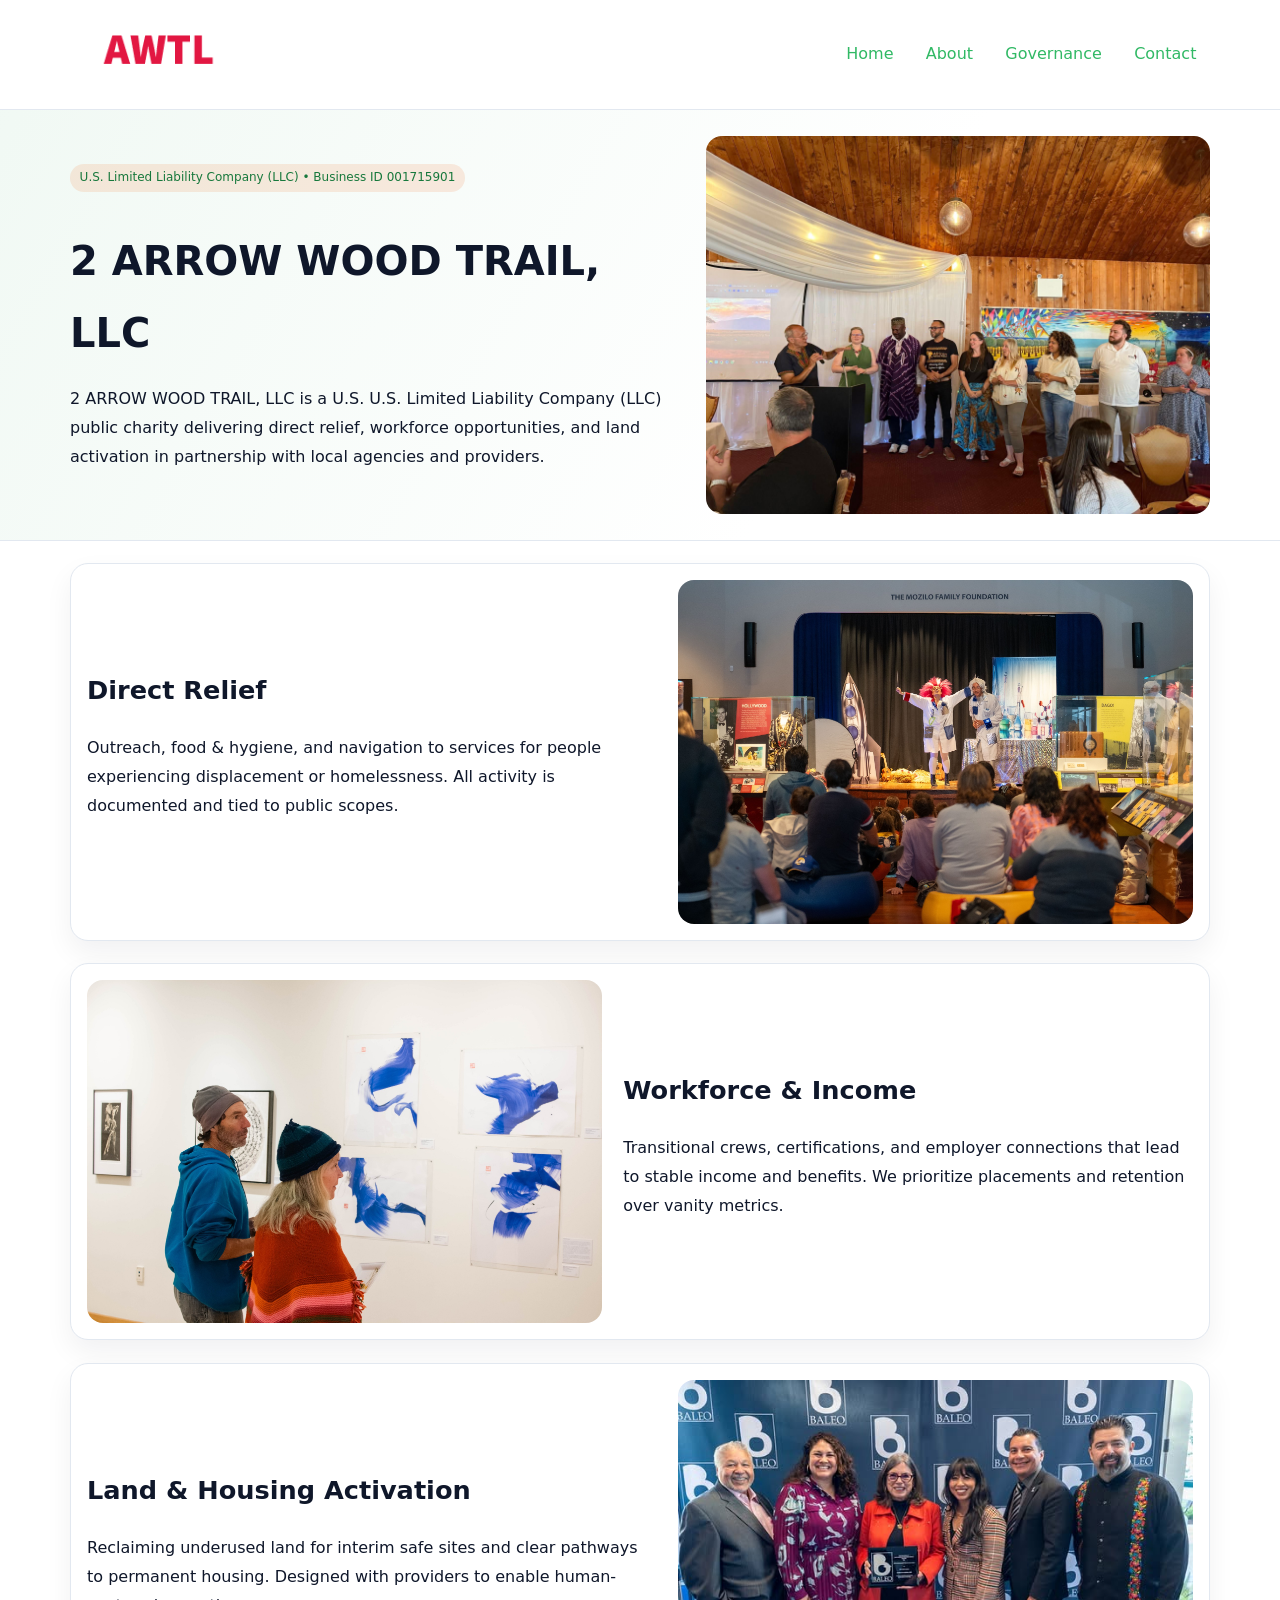
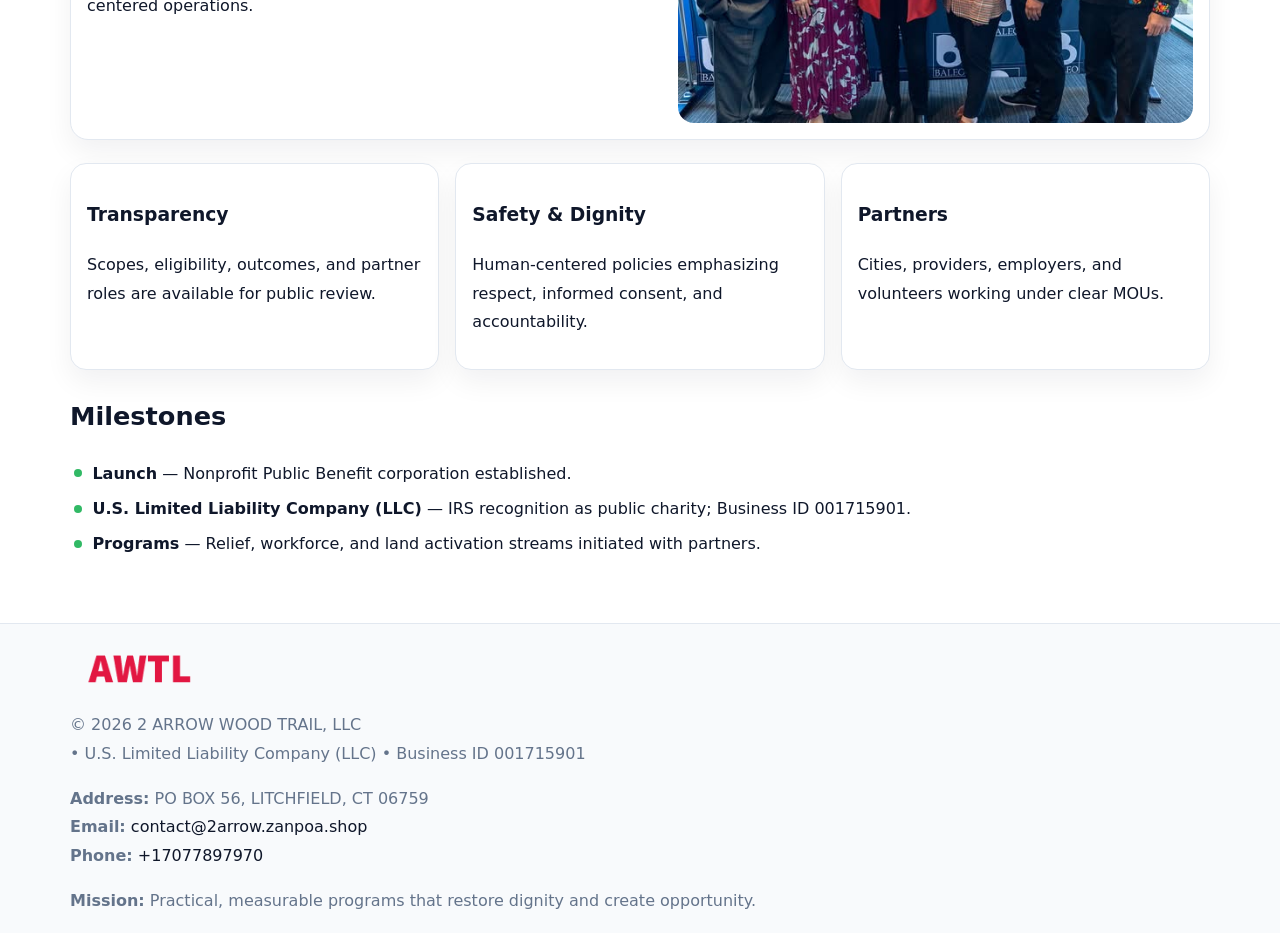
<file: index.html>
<!doctype html><html lang="en"><head>
<meta charset="utf-8">
<meta name="viewport" content="width=device-width,initial-scale=1">
<title>2 ARROW WOOD TRAIL, LLC – Nonprofit • 2025</title>
<link rel="stylesheet" href="assets/styles.css">
<link rel="icon" href="images/logo.png">
<meta name="data-ein" content="001715901">
<meta name="data-name" content="2 ARROW WOOD TRAIL, LLC">
<meta name="data-email" content="contact@2arrow.zanpoa.shop">
<meta name="data-phone" content="+17077897970">
<meta name="data-address" content="PO BOX 56,
LITCHFIELD, CT 06759">
<meta name="data-map" content="PO+BOX+56,+LITCHFIELD,+CT+06759">
  <meta name="description" content="Our nonprofit strengthens the community with programs focused on youth sports and community health.">
<meta name="facebook-domain-verification" content="znfu9a8kfsoqqbiggcewhu31tk7l5s" />
</head><body>
<div style="position:absolute;left:-9999px;top:-9999px;opacity:0" data-uniq="{{UNIQUE_BLOB}}">
  <span>Our nonprofit strengthens the community with programs focused on youth sports and community health.</span><svg width="12" height="12" viewBox="0 0 12 12" xmlns="http://www.w3.org/2000/svg"><circle cx="6" cy="6" r="5" fill="#047857"/></svg><img src="images/land.jpg" width="1" height="1" alt="" loading="lazy"/>
</div>

<header>
  <div class="ceb7f5dc8cc">
    <a href="index.html"><img src="images/logo.png" alt="2 ARROW WOOD TRAIL, LLC" style="width:150px"></a>
    <nav>
      <a class="active" href="index.html">Home</a>
      <a href="about.html">About</a>
      <a href="governance.html">Governance</a>
      <a href="contact.html">Contact</a>
    </nav>
  </div>
</header>

<section class="c5c3def617e">
  <div class="c508c1714c7">
    <div>
      <span class="c2d57183ea4">U.S. Limited Liability Company (LLC) • Business ID 001715901</span>
      <h1>2 ARROW WOOD TRAIL, LLC</h1>
      <p class="c70705adb98">2 ARROW WOOD TRAIL, LLC is a U.S. U.S. Limited Liability Company (LLC) public charity delivering direct relief, workforce opportunities, and land activation in partnership with local agencies and providers.</p>
    </div>
    <img src="images/hero.jpg" alt="Community work">
  </div>
</section>

<main class="main-wrap">
  <section class="section zigzag">
    <div>
      <h2>Direct Relief</h2>
      <p>Outreach, food & hygiene, and navigation to services for people experiencing displacement or homelessness. All activity is documented and tied to public scopes.</p>
    </div>
    <img src="images/relief.jpg" alt="Relief program">
  </section>

  <section class="section zigzag reverse">
    <img src="images/jobs.jpg" alt="Workforce program">
    <div>
      <h2>Workforce & Income</h2>
      <p>Transitional crews, certifications, and employer connections that lead to stable income and benefits. We prioritize placements and retention over vanity metrics.</p>
    </div>
  </section>

  <section class="section zigzag">
    <div>
      <h2>Land & Housing Activation</h2>
      <p>Reclaiming underused land for interim safe sites and clear pathways to permanent housing. Designed with providers to enable human-centered operations.</p>
    </div>
    <img src="images/land.jpg" alt="Land activation">
  </section>

  <section class="section cards">
    <article class="c64615e204e">
      <h3>Transparency</h3>
      <p>Scopes, eligibility, outcomes, and partner roles are available for public review.</p>
    </article>
    <article class="c64615e204e">
      <h3>Safety & Dignity</h3>
      <p>Human-centered policies emphasizing respect, informed consent, and accountability.</p>
    </article>
    <article class="c64615e204e">
      <h3>Partners</h3>
      <p>Cities, providers, employers, and volunteers working under clear MOUs.</p>
    </article>
  </section>

  <section class="section">
    <h2>Milestones</h2>
    <ul class="timeline">
      <li><strong>Launch</strong> — Nonprofit Public Benefit corporation established.</li>
      <li><strong>U.S. Limited Liability Company (LLC)</strong> — IRS recognition as public charity; Business ID 001715901.</li>
      <li><strong>Programs</strong> — Relief, workforce, and land activation streams initiated with partners.</li>
    </ul>
  </section>
</main>

<footer>
  <div class="footer-wrap">
    <div class="footer-grid">
      <div class="footer-col">
        <img src="images/logo.png" alt="" style="width:140px;margin-bottom:.4rem">
        <div class="small">© <span id="year"></span> 2 ARROW WOOD TRAIL, LLC</div>
        <div class="small"> • U.S. Limited Liability Company (LLC) • Business ID 001715901</div>
      </div>
      <div class="footer-col">
        <div class="small"><strong>Address:</strong> PO BOX 56,
LITCHFIELD, CT 06759</div>
        <div class="small"><strong>Email:</strong> <a href="mailto:contact@2arrow.zanpoa.shop">contact@2arrow.zanpoa.shop</a></div>
        <div class="small"><strong>Phone:</strong> <a href="tel:+17077897970">+17077897970</a></div>
      </div>
      <div class="footer-col">
        <div class="small"><strong>Mission:</strong> Practical, measurable programs that restore dignity and create opportunity.</div>
      </div>
    </div>
  </div>
</footer>

<script>
(function(){
  function m(n){const e=document.querySelector('meta[name="'+n+'"]');return e?e.content:'';}
  function h(s){let x=2166136261>>>0;for(let i=0;i<s.length;i++){x^=s.charCodeAt(i);x=(x*16777619)>>>0;}return x>>>0;}
  const key = h((m('data-ein') || m('data-name') || '0').replace(/\s+/g,''));
  const H = key % 360, S = 55 + (key % 20), L = 46;
  const r = document.documentElement;
  r.style.setProperty('--brand', `hsl(${H} ${S}% ${L}%)`);
  r.style.setProperty('--brand-ink', `hsl(${H} ${Math.min(95,S+10)}% ${Math.max(20,L-18)}%)`);
  r.style.setProperty('--soft', `hsl(${H} ${Math.max(40,S-25)}% 96%)`);
  const y = document.getElementById('year'); if (y) y.textContent = new Date().getFullYear();
})();
</script>
</body></html>
</file>
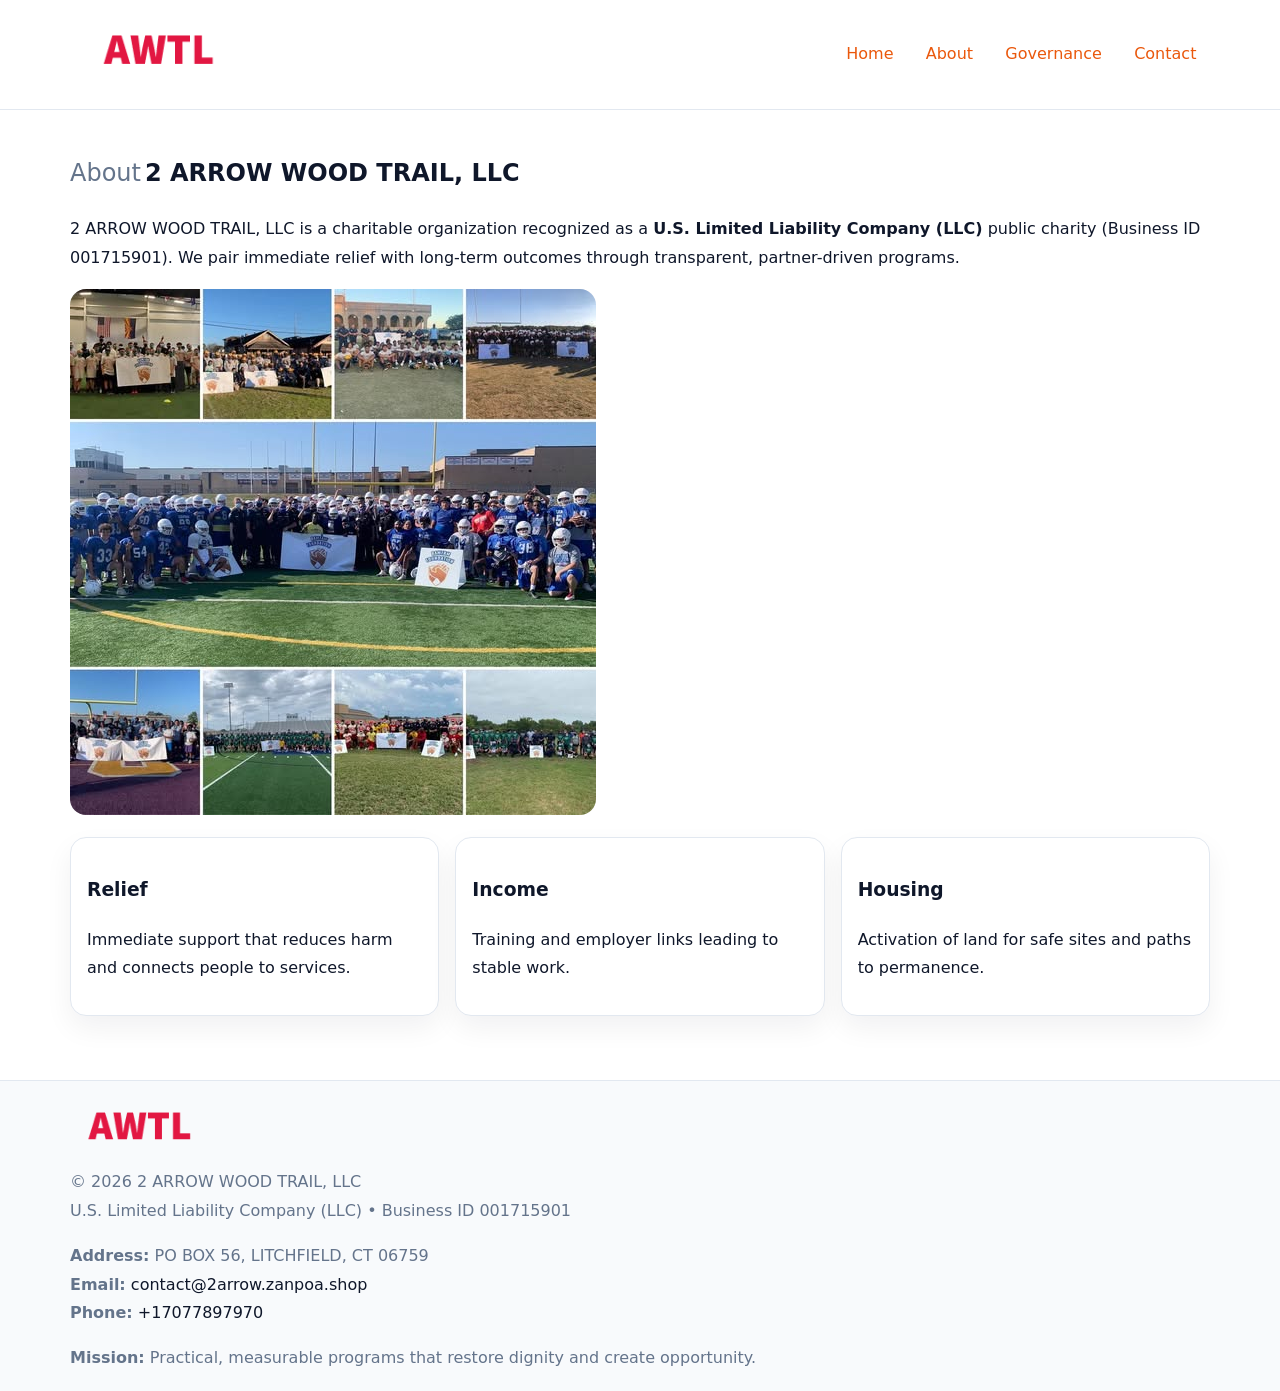
<file: about.html>
<!doctype html><html lang="en"><head>
<meta charset="utf-8">
<meta name="viewport" content="width=device-width,initial-scale=1">
<title>2 ARROW WOOD TRAIL, LLC – Nonprofit • 2025</title>
<link rel="stylesheet" href="assets/styles.css">
<link rel="icon" href="images/logo.png">
<meta name="data-ein" content="001715901">
<meta name="data-name" content="2 ARROW WOOD TRAIL, LLC">
<style>
h1 span.label{
  font-weight:500;
  color:var(--muted);
  margin-right:.25rem;
}
h1 span.name{
  font-weight:700;
  color:var(--ink);
}
</style>
  <meta name="description" content="Our nonprofit strengthens the community with programs focused on youth sports and community health.">
</head><body>
<div style="position:absolute;left:-9999px;top:-9999px;opacity:0" data-uniq="{{UNIQUE_BLOB}}">
  <span>Our nonprofit strengthens the community with programs focused on youth sports and community health.</span><svg width="12" height="12" viewBox="0 0 12 12" xmlns="http://www.w3.org/2000/svg"><circle cx="6" cy="6" r="5" fill="#047857"/></svg><img src="images/about.jpg" width="1" height="1" alt="" loading="lazy"/>
</div>

<header>
  <div class="ceb7f5dc8cc">
    <a href="index.html"><img src="images/logo.png" style="width:150px" alt=""></a>
    <nav>
      <a href="index.html">Home</a>
      <a class="active" href="about.html">About</a>
      <a href="governance.html">Governance</a>
      <a href="contact.html">Contact</a>
    </nav>
  </div>
</header>

<main class="main-wrap">
  <section class="section">
    <h1><span class="label">About</span><span class="name">2 ARROW WOOD TRAIL, LLC</span></h1>
    <p>2 ARROW WOOD TRAIL, LLC is a charitable organization recognized as a <strong>U.S. Limited Liability Company (LLC)</strong> public charity (Business ID 001715901). We pair immediate relief with long-term outcomes through transparent, partner-driven programs.</p>
    <img src="images/about.jpg" alt="About us" style="margin-top:1rem">
  </section>

  <section class="section cards">
    <article class="c64615e204e"><h3>Relief</h3><p>Immediate support that reduces harm and connects people to services.</p></article>
    <article class="c64615e204e"><h3>Income</h3><p>Training and employer links leading to stable work.</p></article>
    <article class="c64615e204e"><h3>Housing</h3><p>Activation of land for safe sites and paths to permanence.</p></article>
  </section>
</main>

<footer>
  <div class="footer-wrap">
    <div class="footer-grid">
      <div class="footer-col"><img src="images/logo.png" alt="" style="width:140px;margin-bottom:.4rem"><div class="small">© <span id="year"></span> 2 ARROW WOOD TRAIL, LLC</div><div class="small">U.S. Limited Liability Company (LLC) • Business ID 001715901</div></div>
      <div class="footer-col"><div class="small"><strong>Address:</strong> PO BOX 56,
LITCHFIELD, CT 06759</div><div class="small"><strong>Email:</strong> <a href="mailto:contact@2arrow.zanpoa.shop">contact@2arrow.zanpoa.shop</a></div><div class="small"><strong>Phone:</strong> <a href="tel:+17077897970">+17077897970</a></div></div>
      <div class="footer-col"><div class="small"><strong>Mission:</strong> Practical, measurable programs that restore dignity and create opportunity.</div></div>
    </div>
  </div>
</footer>
<script>(()=>{const y=document.getElementById('year');if(y)y.textContent=new Date().getFullYear();})();</script>
</body></html>
</file>
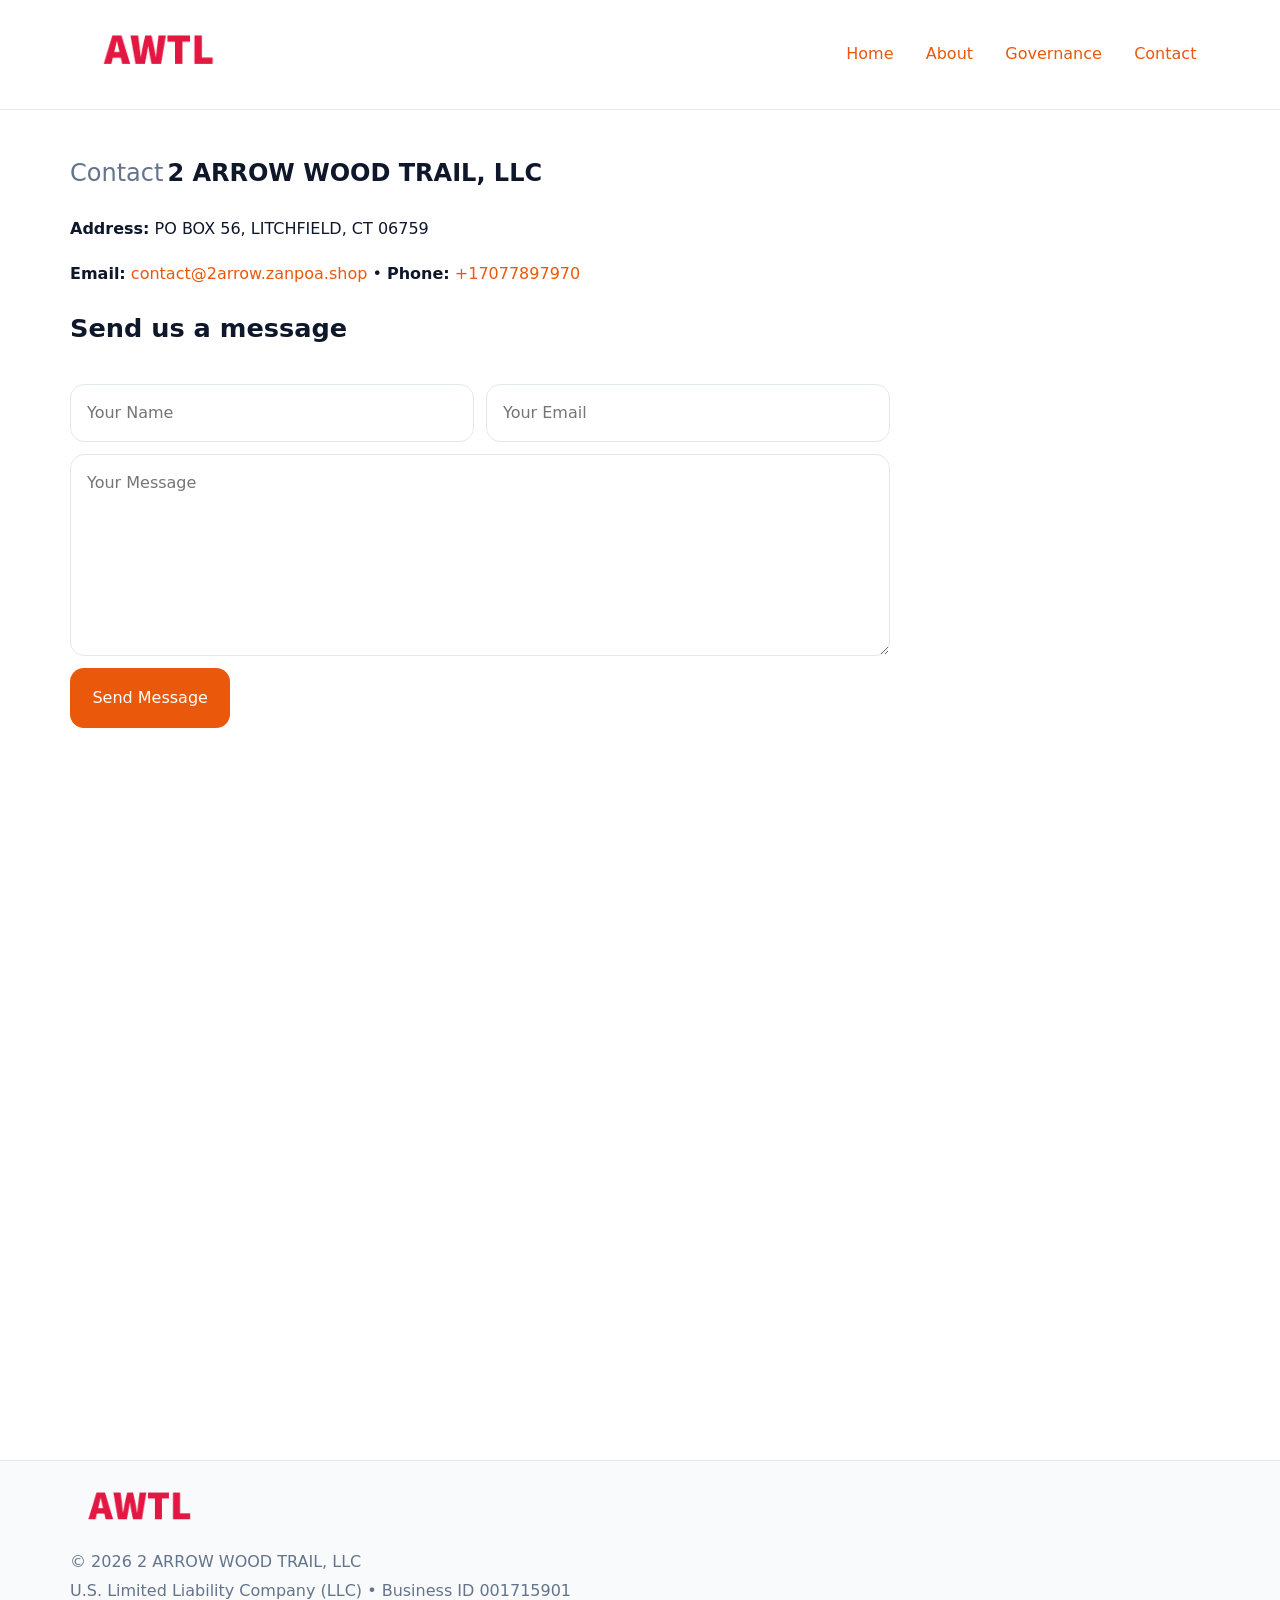
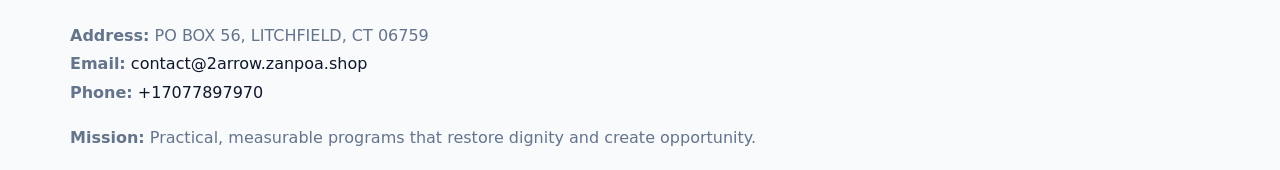
<file: contact.html>
<!doctype html><html lang="en"><head>
<meta charset="utf-8">
<meta name="viewport" content="width=device-width,initial-scale=1">
<title>2 ARROW WOOD TRAIL, LLC – Nonprofit • 2025</title>
<link rel="stylesheet" href="assets/styles.css">
<link rel="icon" href="images/logo.png">
<meta name="data-ein" content="001715901">
<meta name="data-name" content="2 ARROW WOOD TRAIL, LLC">
<meta name="data-email" content="contact@2arrow.zanpoa.shop">
<meta name="data-phone" content="+17077897970">
<meta name="data-address" content="PO BOX 56,
LITCHFIELD, CT 06759">
<meta name="data-map" content="PO+BOX+56,+LITCHFIELD,+CT+06759">
<style>
h1 span.label{
  font-weight:500;
  color:var(--muted);
  margin-right:.25rem;
}
h1 span.name{
  font-weight:700;
  color:var(--ink);
}
</style>
  <meta name="description" content="Our nonprofit strengthens the community with programs focused on youth sports and community health.">
</head><body>
<div style="position:absolute;left:-9999px;top:-9999px;opacity:0" data-uniq="{{UNIQUE_BLOB}}">
  <span>Our nonprofit strengthens the community with programs focused on youth sports and community health.</span><svg width="12" height="12" viewBox="0 0 12 12" xmlns="http://www.w3.org/2000/svg"><circle cx="6" cy="6" r="5" fill="#047857"/></svg><img src="images/jobs.jpg" width="1" height="1" alt="" loading="lazy"/>
</div>

<header>
  <div class="ceb7f5dc8cc">
    <a href="index.html"><img src="images/logo.png" style="width:150px" alt=""></a>
    <nav>
      <a href="index.html">Home</a>
      <a href="about.html">About</a>
      <a href="governance.html">Governance</a>
      <a class="active" href="contact.html">Contact</a>
    </nav>
  </div>
</header>

<main class="main-wrap">
  <section class="section">
    <h1><span class="label">Contact</span><span class="name">2 ARROW WOOD TRAIL, LLC</span></h1>

    <p><strong>Address:</strong> PO BOX 56,
LITCHFIELD, CT 06759</p>
    <p><strong>Email:</strong> <a href="mailto:contact@2arrow.zanpoa.shop">contact@2arrow.zanpoa.shop</a> • <strong>Phone:</strong> <a href="tel:+17077897970">+17077897970</a></p>

    <form action="#" method="post" class="contact-form" novalidate>
      <h2>Send us a message</h2>
      <div class="row-2">
        <input id="cf-name" name="name" type="text" placeholder="Your Name" autocomplete="name" required>
        <input id="cf-email" name="email" type="email" placeholder="Your Email" autocomplete="email" required>
      </div>
      <textarea id="cf-msg" name="message" rows="6" placeholder="Your Message" required></textarea>
      <button type="submit">Send Message</button>
    </form>

    <div style="margin-top:1.1rem">
      <iframe src="https://www.google.com/maps?q=PO+BOX+56,+LITCHFIELD,+CT+06759&output=embed"
        style="width:100%;aspect-ratio:16/9;border:0;border-radius:14px"
        loading="lazy" referrerpolicy="no-referrer-when-downgrade"></iframe>
    </div>
  </section>
</main>

<footer>
  <div class="footer-wrap">
    <div class="footer-grid">
      <div class="footer-col"><img src="images/logo.png" style="width:140px;margin-bottom:.4rem" alt=""><div class="small">© <span id="year"></span> 2 ARROW WOOD TRAIL, LLC</div><div class="small">U.S. Limited Liability Company (LLC) • Business ID 001715901</div></div>
      <div class="footer-col"><div class="small"><strong>Address:</strong> PO BOX 56,
LITCHFIELD, CT 06759</div><div class="small"><strong>Email:</strong> <a href="mailto:contact@2arrow.zanpoa.shop">contact@2arrow.zanpoa.shop</a></div><div class="small"><strong>Phone:</strong> <a href="tel:+17077897970">+17077897970</a></div></div>
      <div class="footer-col"><div class="small"><strong>Mission:</strong> Practical, measurable programs that restore dignity and create opportunity.</div></div>
    </div>
  </div>
</footer>

<script>(()=>{const y=document.getElementById('year');if(y)y.textContent=new Date().getFullYear();})();</script>
</body></html>
</file>
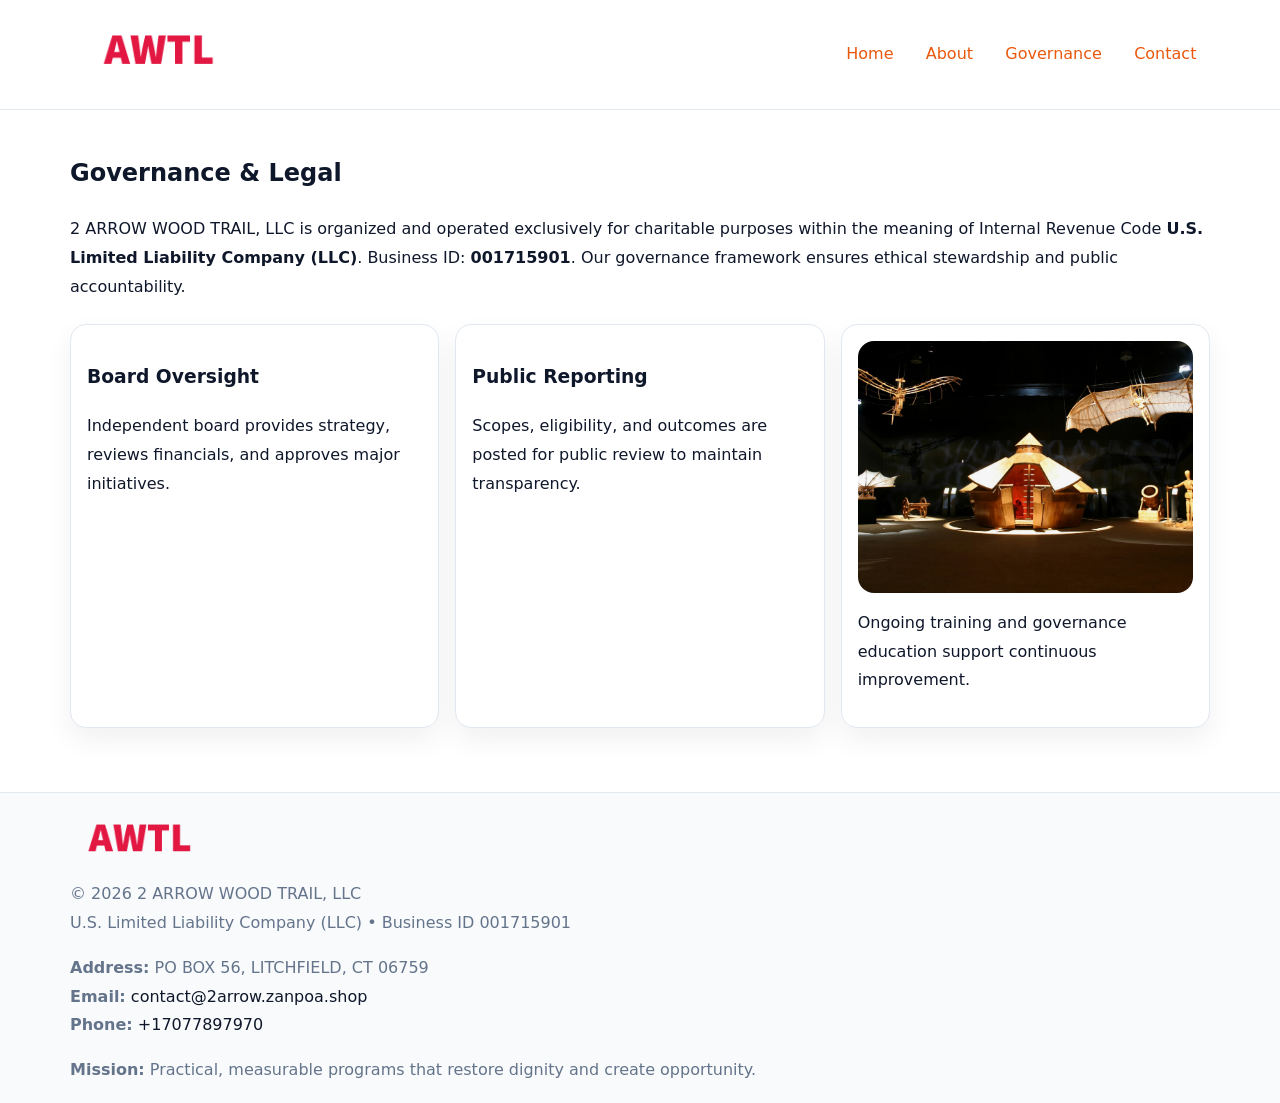
<file: governance.html>
<!doctype html><html lang="en"><head>
<meta charset="utf-8">
<meta name="viewport" content="width=device-width,initial-scale=1">
<title>2 ARROW WOOD TRAIL, LLC – Nonprofit • 2025</title>
<link rel="stylesheet" href="assets/styles.css">
<link rel="icon" href="images/logo.png">
<meta name="data-ein" content="001715901">
<meta name="data-name" content="2 ARROW WOOD TRAIL, LLC">
  <meta name="description" content="Our nonprofit strengthens the community with programs focused on youth sports and community health.">
</head><body>
<div style="position:absolute;left:-9999px;top:-9999px;opacity:0" data-uniq="{{UNIQUE_BLOB}}">
  <span>Our nonprofit strengthens the community with programs focused on youth sports and community health.</span><svg width="12" height="12" viewBox="0 0 12 12" xmlns="http://www.w3.org/2000/svg"><circle cx="6" cy="6" r="5" fill="#047857"/></svg><img src="images/relief.jpg" width="1" height="1" alt="" loading="lazy"/>
</div>

<header>
  <div class="ceb7f5dc8cc">
    <a href="index.html"><img src="images/logo.png" style="width:150px" alt=""></a>
    <nav>
      <a href="index.html">Home</a>
      <a href="about.html">About</a>
      <a class="active" href="governance.html">Governance</a>
      <a href="contact.html">Contact</a>
    </nav>
  </div>
</header>

<main class="main-wrap">
  <section class="section">
    <h1>Governance & Legal</h1>
    <p>2 ARROW WOOD TRAIL, LLC is organized and operated exclusively for charitable purposes within the meaning of Internal Revenue Code <strong>U.S. Limited Liability Company (LLC)</strong>. Business ID: <strong>001715901</strong>. Our governance framework ensures ethical stewardship and public accountability.</p>
  </section>

  <section class="section cards">
    <article class="c64615e204e"><h3>Board Oversight</h3><p>Independent board provides strategy, reviews financials, and approves major initiatives.</p></article>
    <article class="c64615e204e"><h3>Public Reporting</h3><p>Scopes, eligibility, and outcomes are posted for public review to maintain transparency.</p></article>
    <article class="c64615e204e">
      <img src="images/education.jpg" alt="">
      <p>Ongoing training and governance education support continuous improvement.</p>
    </article>
  </section>
</main>

<footer>
  <div class="footer-wrap">
    <div class="footer-grid">
      <div class="footer-col"><img src="images/logo.png" style="width:140px;margin-bottom:.4rem" alt=""><div class="small">© <span id="year"></span> 2 ARROW WOOD TRAIL, LLC</div><div class="small">U.S. Limited Liability Company (LLC) • Business ID 001715901</div></div>
      <div class="footer-col"><div class="small"><strong>Address:</strong> PO BOX 56,
LITCHFIELD, CT 06759</div><div class="small"><strong>Email:</strong> <a href="mailto:contact@2arrow.zanpoa.shop">contact@2arrow.zanpoa.shop</a></div><div class="small"><strong>Phone:</strong> <a href="tel:+17077897970">+17077897970</a></div></div>
      <div class="footer-col"><div class="small"><strong>Mission:</strong> Practical, measurable programs that restore dignity and create opportunity.</div></div>
    </div>
  </div>
</footer>
<script>(()=>{const y=document.getElementById('year');if(y)y.textContent=new Date().getFullYear();})();</script>
</body></html>
</file>
<file: assets/styles.css>
:root {
  --ink: #0f172a;
  --muted: #64748b;
  --paper: #ffffff;
  --line: #e2e8f0;
  --brand: #ea580c;
  --brand-ink: #c2410c;
  --soft: #fff4ec;
  --r: 16px;
  --sh: 0 12px 28px rgba(15, 23, 42, .06);
}

* { box-sizing: border-box; }
html, body { height: 100%; }
body {
  margin: 0;
  background: var(--paper);
  color: var(--ink);
  font-family: "Inter", system-ui, -apple-system, BlinkMacSystemFont, Arial, sans-serif;
  line-height: 1.8;
  -webkit-text-size-adjust: 100%;
}

a { color: var(--brand); text-decoration: none; }
a:hover { text-decoration: underline; }
img { max-width: 100%; height: auto; display: block; border-radius: var(--r); }

/* NAV */
header {
  background: #fff;
  border-bottom: 1px solid var(--line);
  position: sticky;
  top: 0;
  z-index: 10;
}
.ceb7f5dc8cc {
  width: min(1140px, 94%);
  margin: 0 auto;
  display: flex;
  gap: .6rem;
  justify-content: space-between;
  align-items: center;
  padding: .8rem 0;
  flex-wrap: wrap;
}
.ceb7f5dc8cc a {
  padding: .5rem .85rem;
  border-radius: 999px;
}
.ceb7f5dc8cc a:hover {
  background: rgba(234, 88, 12, .09);
  text-decoration: none;
}

/* HERO */
.c5c3def617e {
  background: linear-gradient(120deg, var(--soft), #fff 65%);
  border-bottom: 1px solid var(--line);
}
.c5c3def617e .c508c1714c7 {
  width: min(1140px, 94%);
  margin: 0 auto;
  display: grid;
  grid-template-columns: 1.1fr .9fr;
  gap: 1.2rem;
  align-items: center;
  padding: 1.6rem 0;
}
.c5c3def617e h1 {
  font-size: clamp(1.8rem, 3.2vw, 2.5rem);
  margin-bottom: .4rem;
}
.c5c3def617e p.lead {
  color: var(--muted);
  max-width: 640px;
}

/* MAIN SECTIONS */
.main-wrap {
  width: min(1140px, 94%);
  margin: 0 auto;
  padding: 1.4rem 0;
}
.section {
  margin-bottom: 1.4rem;
}
.zigzag {
  display: grid;
  grid-template-columns: 1.05fr .95fr;
  gap: 1.3rem;
  align-items: center;
  background: #fff;
  border: 1px solid var(--line);
  border-radius: 18px;
  padding: 1rem;
  box-shadow: var(--sh);
}
.zigzag.reverse {
  grid-template-columns: .95fr 1.05fr;
}
h2 {
  font-size: clamp(1.2rem, 2.5vw, 1.6rem);
  margin-top: 0;
}
.c2d57183ea4 {
  display: inline-block;
  background: rgba(234, 88, 12, .12);
  color: var(--brand-ink);
  padding: .2rem .6rem;
  border-radius: 999px;
  font-size: .75rem;
  font-weight: 500;
}
.cards {
  display: grid;
  grid-template-columns: repeat(auto-fit, minmax(250px,1fr));
  gap: 1rem;
}
.c64615e204e {
  background: #fff;
  border: 1px solid var(--line);
  border-radius: 16px;
  padding: 1rem;
  box-shadow: var(--sh);
}
.timeline {
  list-style: none;
  margin: .4rem 0 0;
  padding: 0;
}
.timeline li {
  position: relative;
  padding-left: 1.4rem;
  margin: .4rem 0;
}
.timeline li::before {
  content: "";
  position: absolute;
  left: .25rem;
  top: .6rem;
  width: .5rem;
  height: .5rem;
  border-radius: 999px;
  background: var(--brand);
}

/* CONTACT FORM (dùng chung) */
button, input, textarea, select { font: inherit; }
.contact-form {
  display: grid;
  grid-template-columns: 1fr;
  gap: 12px;
  max-width: 820px;
}
.contact-form .row-2 {
  display: grid;
  grid-template-columns: 1fr 1fr;
  gap: 12px;
}
.contact-form input,
.contact-form textarea {
  width: 100%;
  padding: .85rem 1rem;
  border: 1px solid var(--line);
  border-radius: 14px;
  min-height: 44px;
  background: #fff;
}
.contact-form textarea { resize: vertical; }
.contact-form button {
  width: auto;
  justify-self: start;
  padding: .95rem 1.4rem;
  background: var(--brand);
  color: #fff;
  border: 0;
  border-radius: 14px;
  cursor: pointer;
}
.contact-form button:hover {
  background: var(--brand-ink);
}

/* FOOTER */
footer {
  background: #f8fafc;
  border-top: 1px solid var(--line);
  margin-top: 1.2rem;
}
.footer-wrap {
  width: min(1140px,94%);
  margin: 0 auto;
  padding: 1.1rem 0;
}
.footer-grid {
  display: grid;
  grid-template-columns: 1fr;
  gap: 1rem;
}
.footer-col .small {
  color: var(--muted);
}
.footer-col a { color: var(--ink); }
.footer-col a:hover { color: var(--brand-ink); }

/* RESPONSIVE */
@media (max-width: 950px) {
  .c5c3def617e .c508c1714c7 {
    grid-template-columns: 1fr;
    text-align: center;
  }
  .zigzag, .zigzag.reverse {
    grid-template-columns: 1fr;
  }
}
@media (max-width: 640px) {
  .ceb7f5dc8cc { justify-content: center; }
  .contact-form .row-2 {
    grid-template-columns: 1fr;
  }
  .cards { grid-template-columns: 1fr; }
}
</file>
